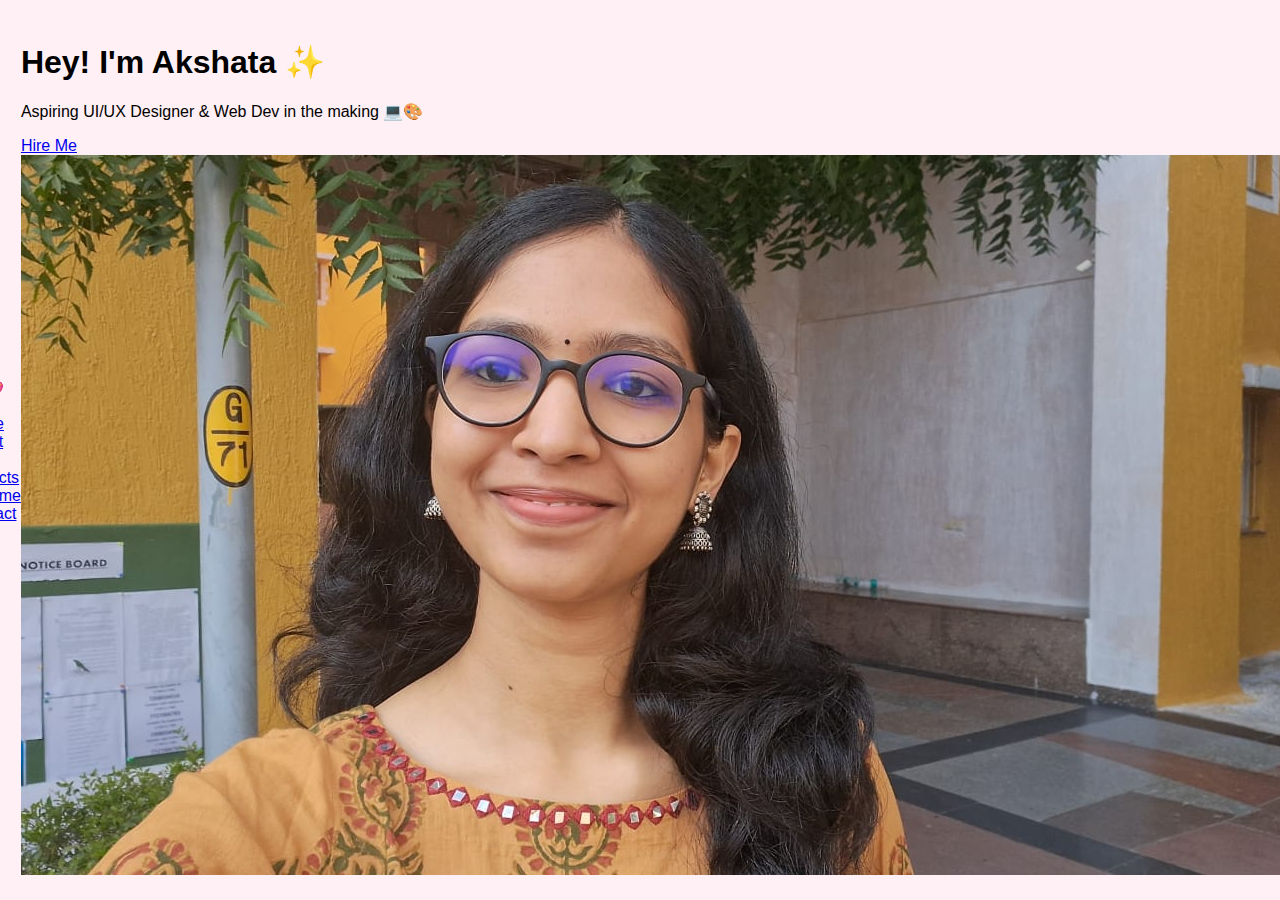
<file: index.html>
<!DOCTYPE html>
<html lang="en">
<head>
  <meta charset="UTF-8" />
  <meta name="viewport" content="width=device-width, initial-scale=1.0"/>
  <title>Akshata | Home</title>
  <link rel="stylesheet" href="style.css" />
  <link href="https://fonts.googleapis.com/css2?family=Poppins:wght@300;500;700&display=swap" rel="stylesheet">
</head>
<body>
  <nav>
    <div class="logo">Akshata's Portfolio 💖</div>
    <ul>
      <li><a href="index.html">Home</a></li>
      <li><a href="about.html">About</a></li>
      <li><a href="skills.html">Skills</a></li>
      <li><a href="projects.html">Projects</a></li>
      <li><a href="resume.html">Resume</a></li>
      <li><a href="contact.html">Contact</a></li>
    </ul>
  </nav>

  <section class="hero">
    <div class="hero-text">
      <h1>Hey! I'm Akshata ✨</h1>
      <p>Aspiring UI/UX Designer & Web Dev in the making 💻🎨</p>
      <a href="contact.html" class="button">Hire Me</a>
    </div>
    <div class="hero-img">
      <img src="WhatsApp Image 2025-07-06 at 15.29.10.jpeg" alt="Your photo">
    </div>
  </section>

  <footer>
    <p>© 2025 Akshata Nayak | Made with 💖 by yours truly</p>
  </footer>
</body>
</html>
</file>
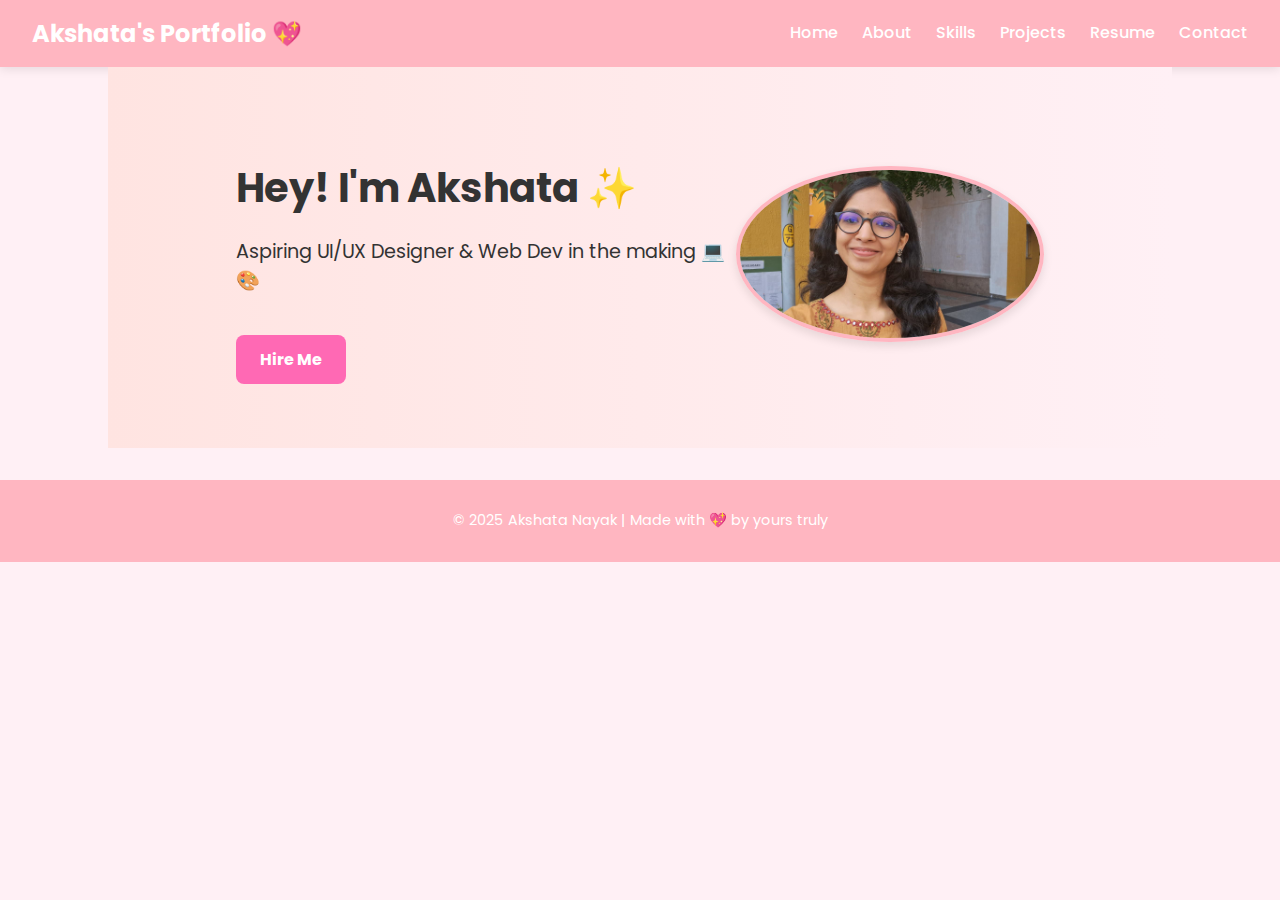
<file: Task1/index.html>
<!DOCTYPE html>
<html lang="en">
<head>
  <meta charset="UTF-8" />
  <meta name="viewport" content="width=device-width, initial-scale=1.0"/>
  <title>Akshata | Home</title>
  <link rel="stylesheet" href="style.css" />
  <link href="https://fonts.googleapis.com/css2?family=Poppins:wght@300;500;700&display=swap" rel="stylesheet">
</head>
<body>
  <nav>
    <div class="logo">Akshata's Portfolio 💖</div>
    <ul>
      <li><a href="index.html">Home</a></li>
      <li><a href="about.html">About</a></li>
      <li><a href="skills.html">Skills</a></li>
      <li><a href="projects.html">Projects</a></li>
      <li><a href="resume.html">Resume</a></li>
      <li><a href="contact.html">Contact</a></li>
    </ul>
  </nav>

  <section class="hero">
    <div class="hero-text">
      <h1>Hey! I'm Akshata ✨</h1>
      <p>Aspiring UI/UX Designer & Web Dev in the making 💻🎨</p>
      <a href="contact.html" class="button">Hire Me</a>
    </div>
    <div class="hero-img">
      <img src="WhatsApp Image 2025-07-06 at 15.29.10.jpeg" alt="My photo">
    </div>
  </section>

  <footer>
    <p>© 2025 Akshata Nayak | Made with 💖 by yours truly</p>
  </footer>
</body>
</html>
</file>
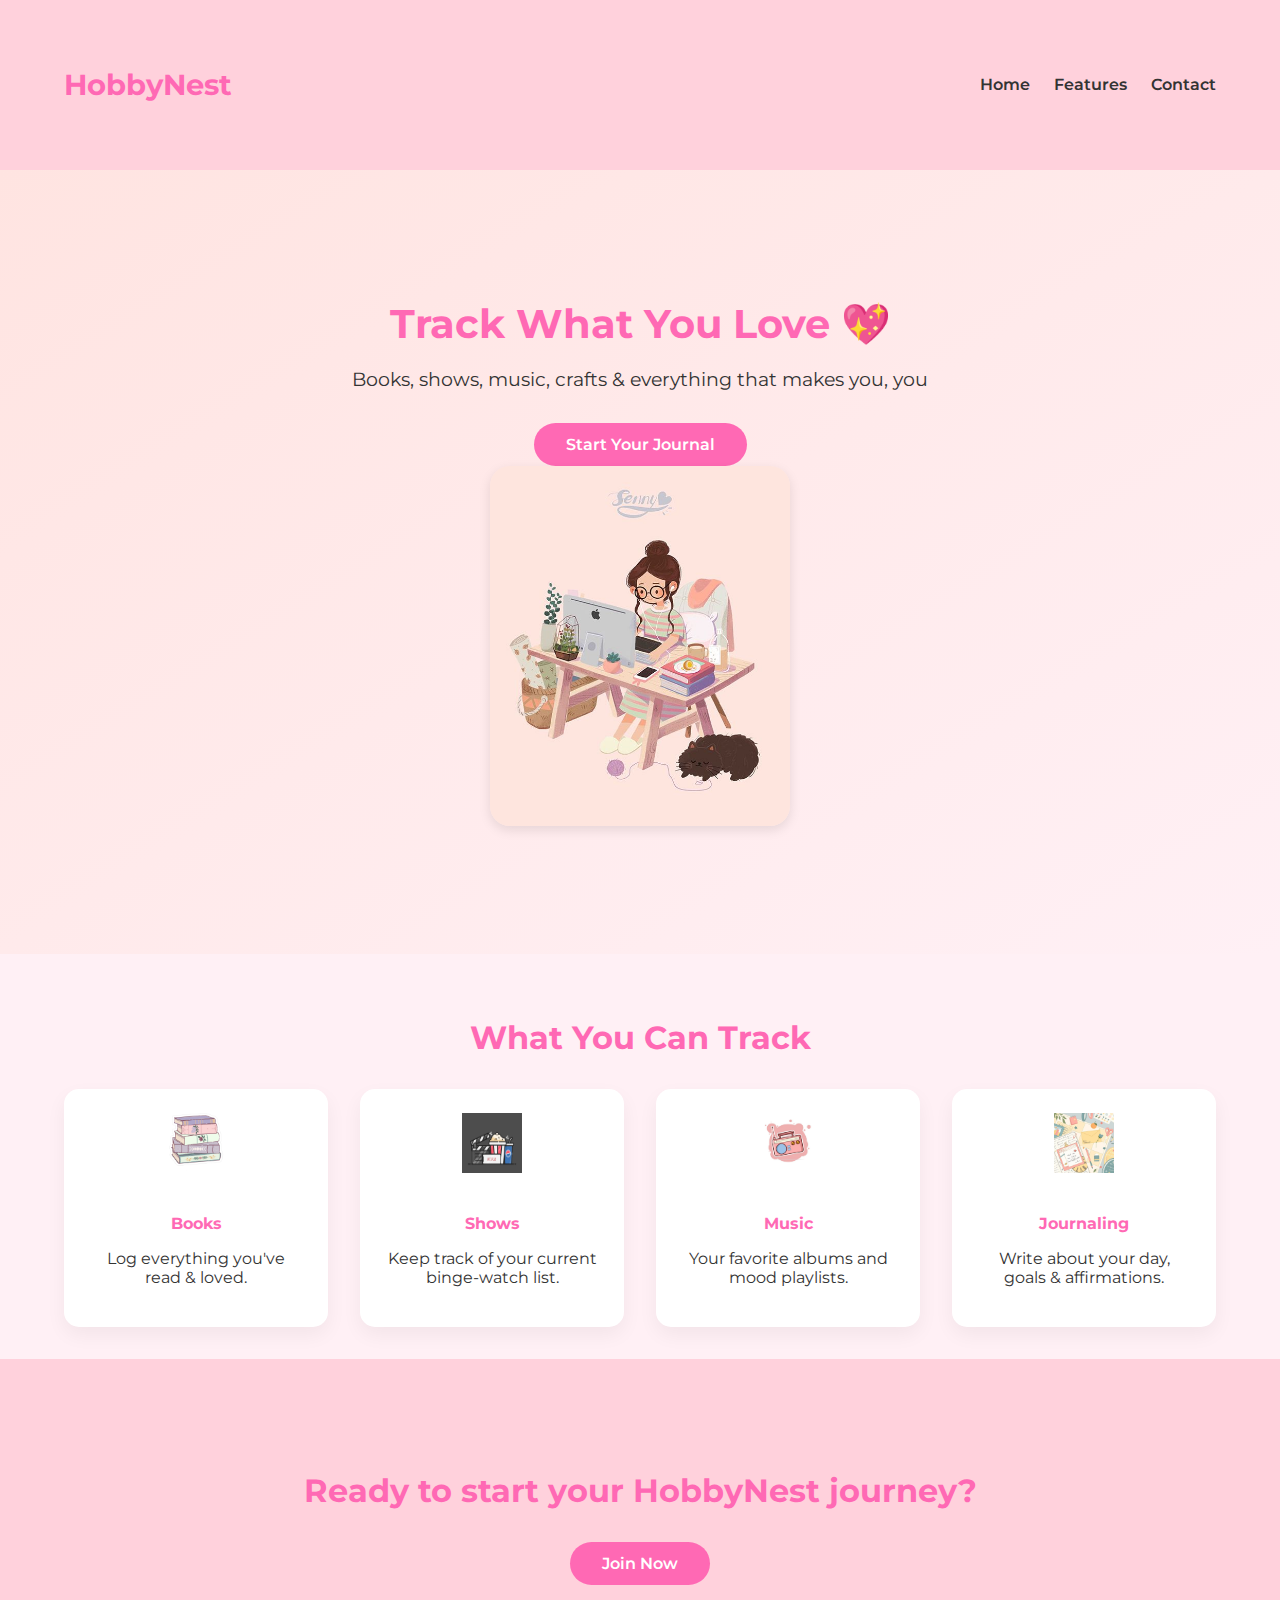
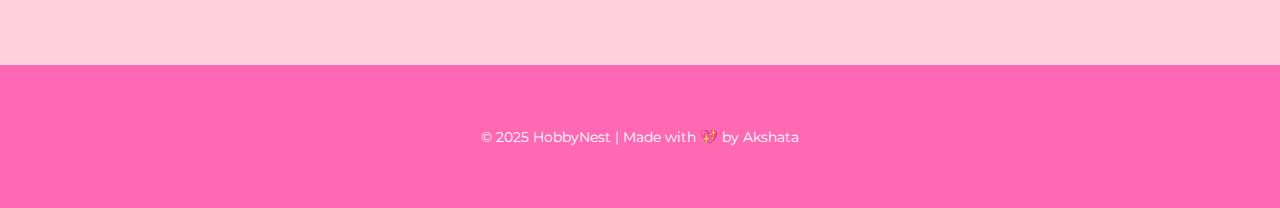
<file: Task2/index.html>
<!DOCTYPE html>
<html lang="en">
<head>
  <meta charset="UTF-8" />
  <meta name="viewport" content="width=device-width, initial-scale=1.0" />
  <title>HobbyNest | Track What You Love</title>
  <link rel="stylesheet" href="style.css" />
  <link href="https://fonts.googleapis.com/css2?family=Montserrat:wght@400;600&display=swap" rel="stylesheet" />
</head>
<body>
  <header>
    <div class="container nav">
      <h1>HobbyNest</h1>
      <nav>
        <ul>
          <li><a href="#home">Home</a></li>
          <li><a href="#features">Features</a></li>
          <li><a href="#contact">Contact</a></li>
        </ul>
      </nav>
    </div>
  </header>

  <section class="hero" id="home">
    <div class="container">
      <h2>Track What You Love 💖</h2>
      <p>Books, shows, music, crafts & everything that makes you, you</p>
      <a href="#contact" class="btn">Start Your Journal</a>
      <img src="home.jpeg" alt="Girl doing hobbies" class="hero-img" />

    </div>
  </section>

  <section class="features" id="features">
    <div class="container">
      <h3>What You Can Track</h3>
      <div class="feature-grid">
        <div class="card">
          <img src="books.jpeg" alt="Books" />
          <h4>Books</h4>
          <p>Log everything you've read & loved.</p>
        </div>
        <div class="card">
          <img src="movies.jpeg" alt="Shows" />
          <h4>Shows</h4>
          <p>Keep track of your current binge-watch list.</p>
        </div>
        <div class="card">
          <img src="music.jpeg" alt="Music" />
          <h4>Music</h4>
          <p>Your favorite albums and mood playlists.</p>
        </div>
        <div class="card">
          <img src="journal.jpeg" alt="Journal" />
          <h4>Journaling</h4>
          <p>Write about your day, goals & affirmations.</p>
        </div>
      </div>
    </div>
  </section>

  <section class="cta" id="contact">
    <div class="container">
      <h3>Ready to start your HobbyNest journey?</h3>
      <a href="#" class="btn">Join Now</a>
    </div>
  </section>

  <footer>
    <div class="container">
      <p>© 2025 HobbyNest | Made with 💖 by Akshata</p>
    </div>
  </footer>
</body>
</html>
</file>
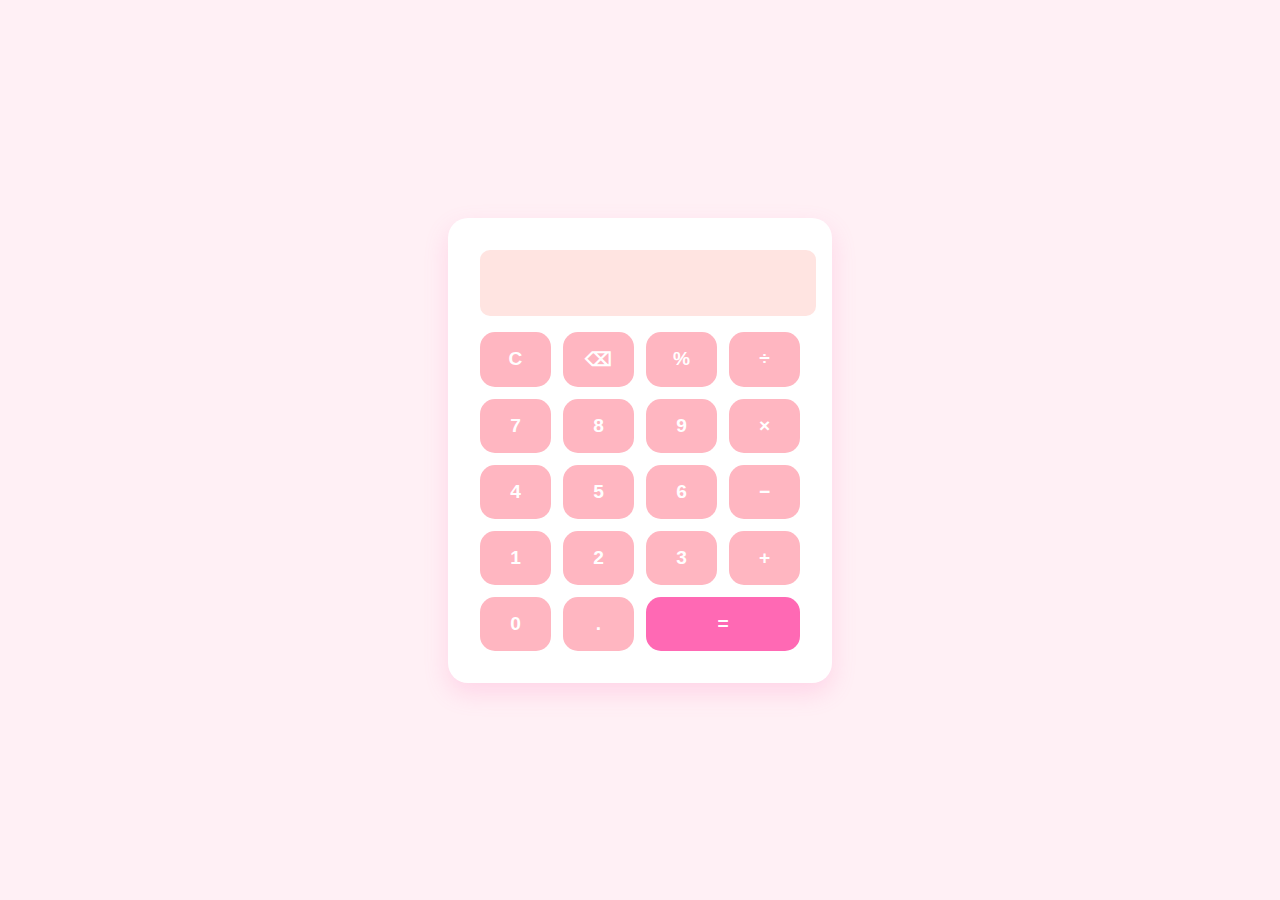
<file: Task3/index.html>
<!DOCTYPE html>
<html lang="en">
<head>
  <meta charset="UTF-8" />
  <meta name="viewport" content="width=device-width, initial-scale=1.0" />
  <title>Girly Calculator 💖</title>
  <link rel="stylesheet" href="style.css" />
</head>
<body>
  <div class="calculator">
    <input type="text" id="display" disabled />
    <div class="buttons">
      <button class="btn" onclick="clearDisplay()">C</button>
      <button class="btn" onclick="deleteLast()">⌫</button>
      <button class="btn" onclick="appendValue('%')">%</button>
      <button class="btn" onclick="appendValue('/')">÷</button>

      <button class="btn" onclick="appendValue('7')">7</button>
      <button class="btn" onclick="appendValue('8')">8</button>
      <button class="btn" onclick="appendValue('9')">9</button>
      <button class="btn" onclick="appendValue('*')">×</button>

      <button class="btn" onclick="appendValue('4')">4</button>
      <button class="btn" onclick="appendValue('5')">5</button>
      <button class="btn" onclick="appendValue('6')">6</button>
      <button class="btn" onclick="appendValue('-')">−</button>

      <button class="btn" onclick="appendValue('1')">1</button>
      <button class="btn" onclick="appendValue('2')">2</button>
      <button class="btn" onclick="appendValue('3')">3</button>
      <button class="btn" onclick="appendValue('+')">+</button>

      <button class="btn" onclick="appendValue('0')">0</button>
      <button class="btn" onclick="appendValue('.')">.</button>
      <button class="btn equal" onclick="calculate()">=</button>
    </div>
  </div>
  <script src="script.js"></script>
</body>
</html>
</file>
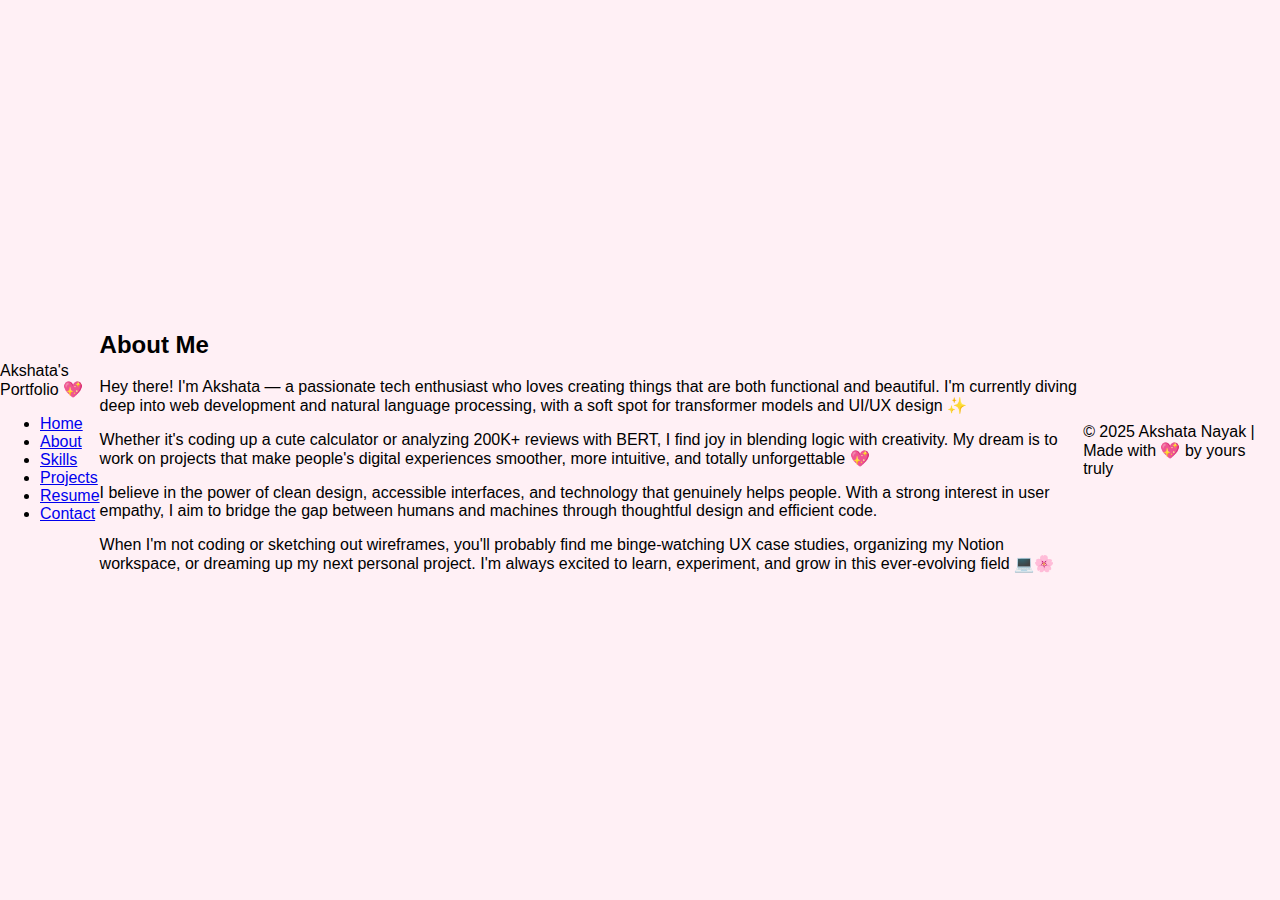
<file: about.html>
<!DOCTYPE html>
<html lang="en">
<head>
  <meta charset="UTF-8" />
  <meta name="viewport" content="width=device-width, initial-scale=1.0"/>
  <title>Akshata | About</title>
  <link rel="stylesheet" href="style.css" />
  <link href="https://fonts.googleapis.com/css2?family=Poppins:wght@300;500;700&display=swap" rel="stylesheet">
</head>
<body>
  <nav>
    <div class="logo">Akshata's Portfolio 💖</div>
    <ul>
      <li><a href="index.html">Home</a></li>
      <li><a href="about.html">About</a></li>
      <li><a href="skills.html">Skills</a></li>
      <li><a href="projects.html">Projects</a></li>
      <li><a href="resume.html">Resume</a></li>
      <li><a href="contact.html">Contact</a></li>
    </ul>
  </nav>

  <section class="about" id="about">
    <h2>About Me</h2>
    <p>Hey there! I'm Akshata — a passionate tech enthusiast who loves creating things that are both functional and beautiful. I'm currently diving deep into web development and natural language processing, with a soft spot for transformer models and UI/UX design ✨</p>

    <p>Whether it's coding up a cute calculator or analyzing 200K+ reviews with BERT, I find joy in blending logic with creativity. My dream is to work on projects that make people's digital experiences smoother, more intuitive, and totally unforgettable 💖</p>

    <p>I believe in the power of clean design, accessible interfaces, and technology that genuinely helps people. With a strong interest in user empathy, I aim to bridge the gap between humans and machines through thoughtful design and efficient code.</p>

    <p>When I'm not coding or sketching out wireframes, you'll probably find me binge-watching UX case studies, organizing my Notion workspace, or dreaming up my next personal project. I'm always excited to learn, experiment, and grow in this ever-evolving field 💻🌸</p>
  </section>

  <footer>
    <p>© 2025 Akshata Nayak | Made with 💖 by yours truly</p>
  </footer>
</body>
</html>
</file>
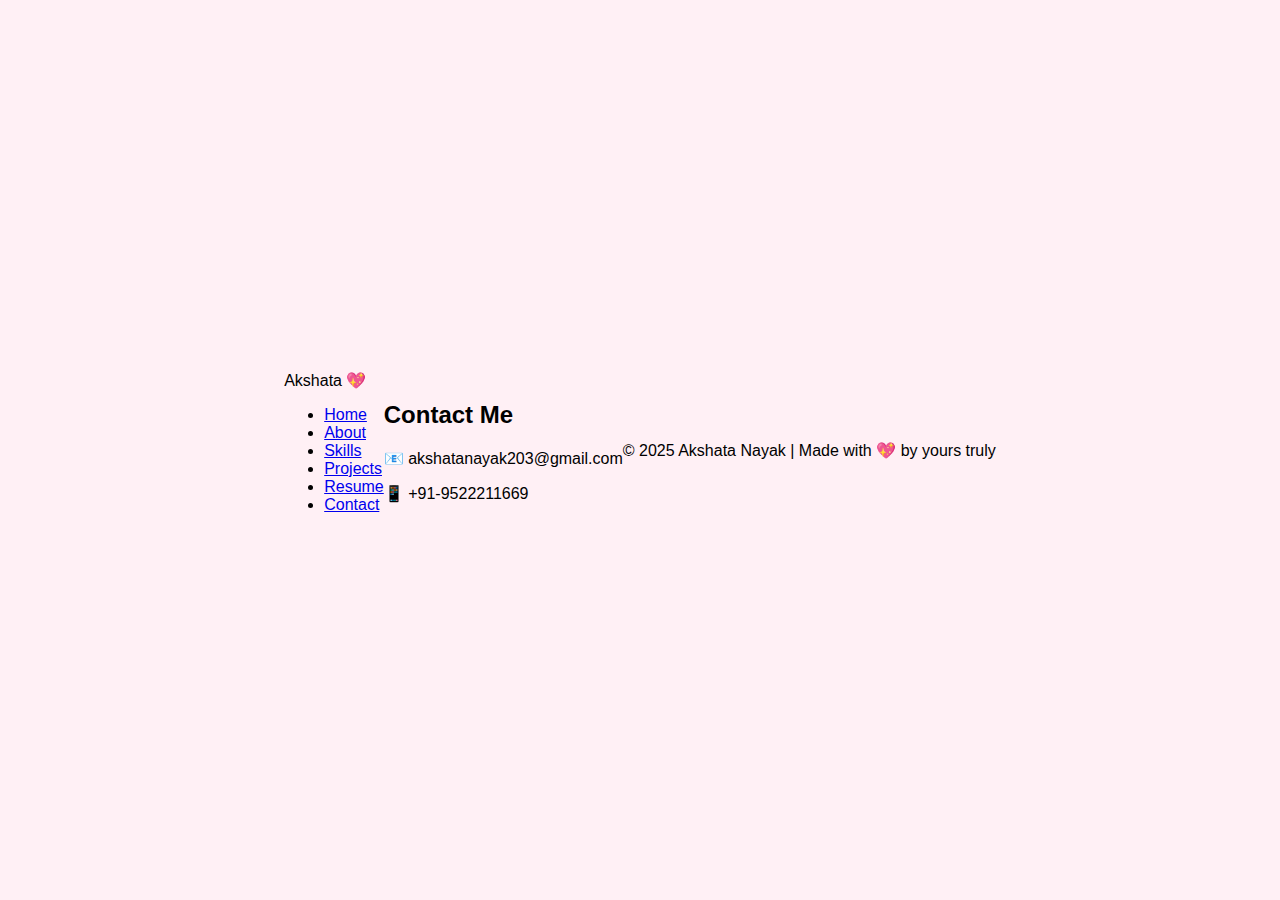
<file: contact.html>
<html lang="en">
<head>
  <meta charset="UTF-8" />
  <meta name="viewport" content="width=device-width, initial-scale=1.0"/>
  <title>Akshata | Contact</title>
  <link rel="stylesheet" href="style.css" />
  <link href="https://fonts.googleapis.com/css2?family=Poppins:wght@300;500;700&display=swap" rel="stylesheet">
</head>
<body>
  <nav>
    <div class="logo">Akshata 💖</div>
    <ul>
      <li><a href="index.html">Home</a></li>
      <li><a href="about.html">About</a></li>
      <li><a href="skills.html">Skills</a></li>
      <li><a href="projects.html">Projects</a></li>
      <li><a href="resume.html">Resume</a></li>
      <li><a href="contact.html">Contact</a></li>
    </ul>
  </nav>

  <section class="contact" id="contact">
    <h2>Contact Me</h2>
    <p>📧 akshatanayak203@gmail.com</p>
    <p>📱 +91-9522211669</p>
  </section>

  <footer>
    <p>© 2025 Akshata Nayak | Made with 💖 by yours truly</p>
  </footer>
</body>
</html>
</file>
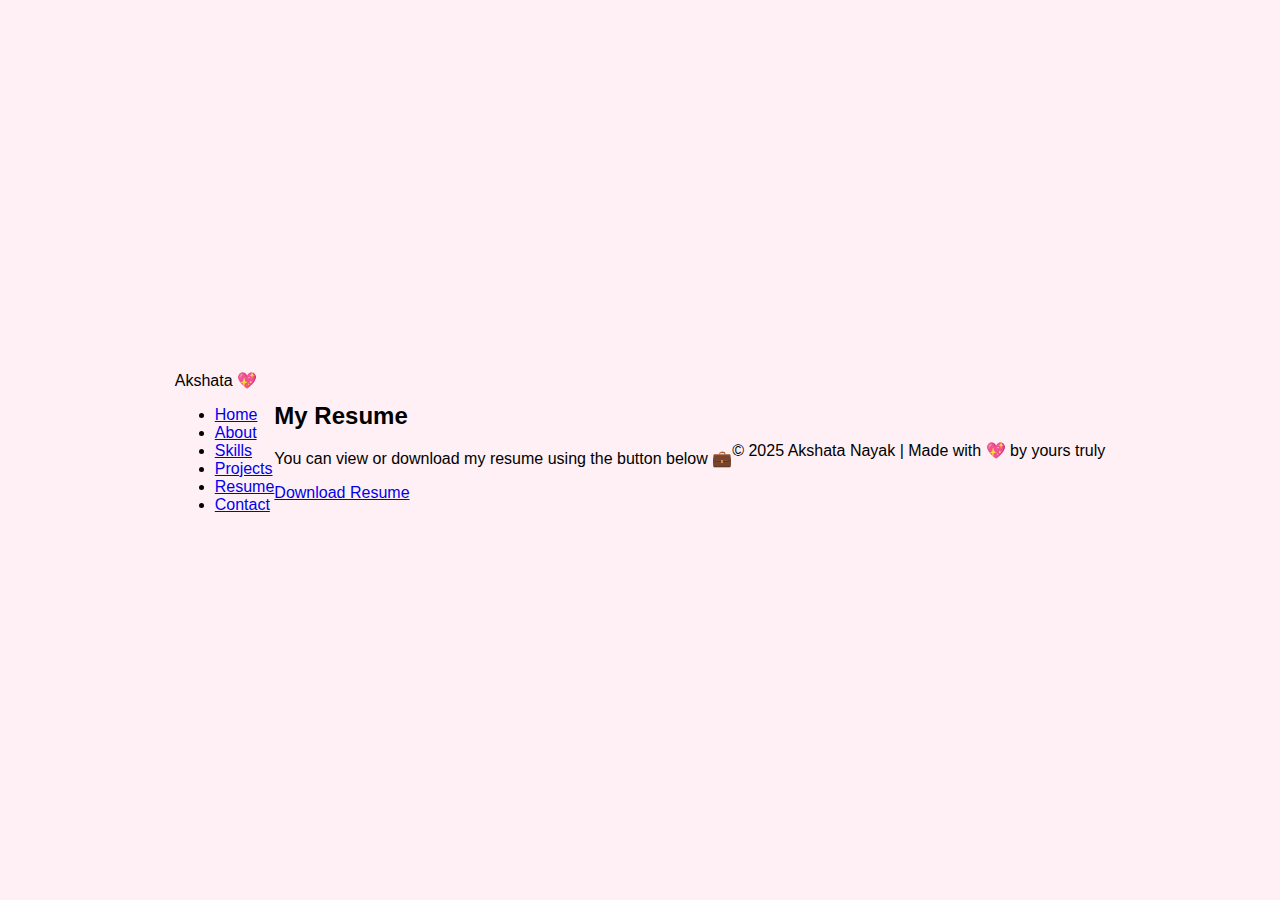
<file: resume.html>
<!DOCTYPE html>
<html lang="en">
<head>
  <meta charset="UTF-8" />
  <meta name="viewport" content="width=device-width, initial-scale=1.0" />
  <title>Akshata | Resume</title>
  <link rel="stylesheet" href="style.css" />
  <link href="https://fonts.googleapis.com/css2?family=Poppins:wght@300;500;700&display=swap" rel="stylesheet">
</head>
<body>
  <nav>
    <div class="logo">Akshata 💖</div>
    <ul>
      <li><a href="index.html">Home</a></li>
      <li><a href="about.html">About</a></li>
      <li><a href="skills.html">Skills</a></li>
      <li><a href="projects.html">Projects</a></li>
      <li><a href="resume.html">Resume</a></li>
      <li><a href="contact.html">Contact</a></li>
    </ul>
  </nav>

  <section class="resume" id="resume">
    <h2>My Resume</h2>
    <p>You can view or download my resume using the button below 💼</p>

    <a href="/Users/akshatanayak/Documents/codsoft_portfolio/Resume_coding.pdf" class="button" download>Download Resume</a>

    <p><small></small></p>

    <!-- Optional Preview (comment out if not needed) -->
    <!--
    <iframe src="resume.pdf" width="100%" height="600px"></iframe>
    -->
  </section>

  <footer>
    <p>© 2025 Akshata Nayak | Made with 💖 by yours truly</p>
  </footer>
</body>
</html>
</file>
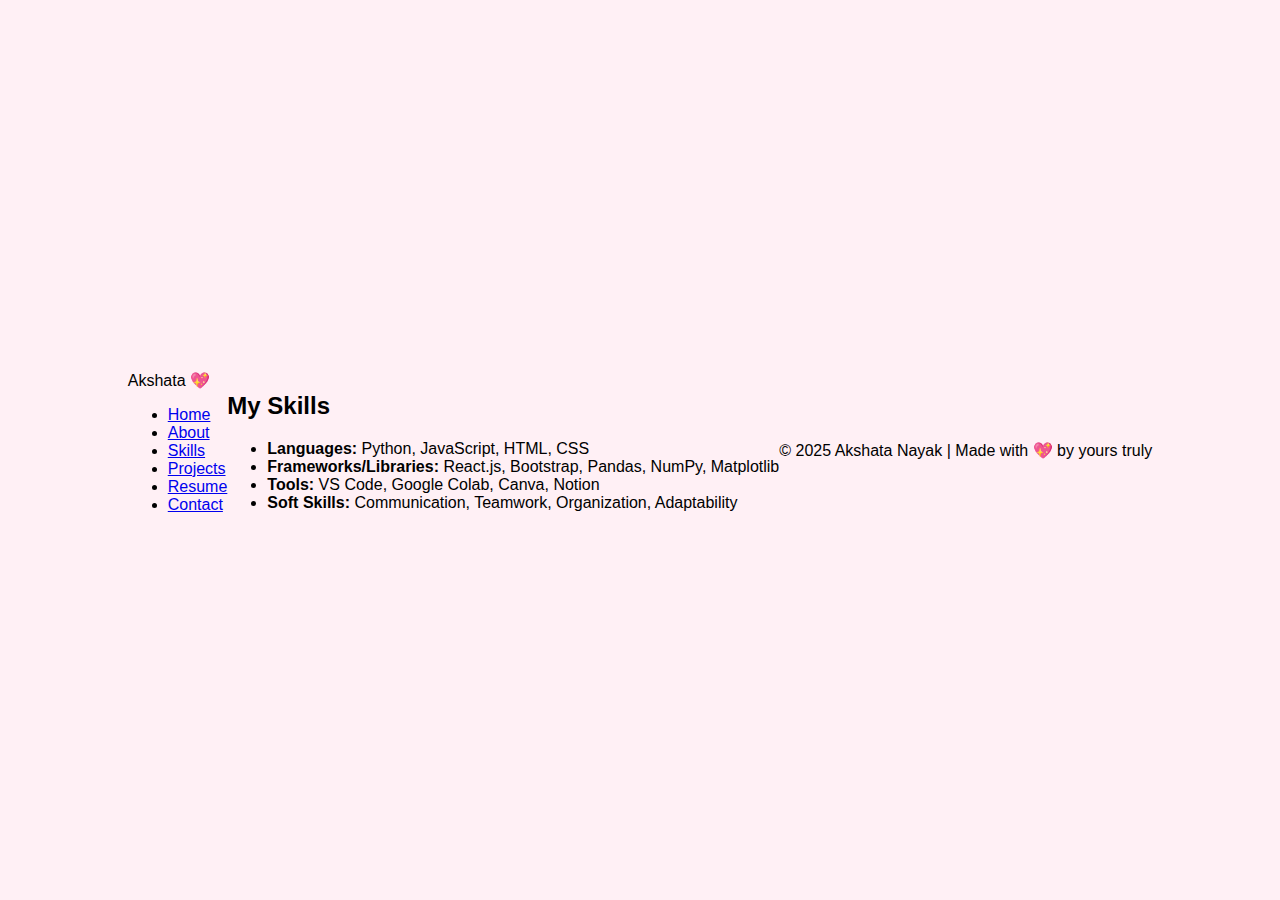
<file: skills.html>
<!DOCTYPE html>
<html lang="en">
<head>
  <meta charset="UTF-8" />
  <meta name="viewport" content="width=device-width, initial-scale=1.0"/>
  <title>Akshata | Skills</title>
  <link rel="stylesheet" href="style.css" />
  <link href="https://fonts.googleapis.com/css2?family=Poppins:wght@300;500;700&display=swap" rel="stylesheet">
</head>
<body>
  <nav>
    <div class="logo">Akshata 💖</div>
    <ul>
      <li><a href="index.html">Home</a></li>
      <li><a href="about.html">About</a></li>
      <li><a href="skills.html">Skills</a></li>
      <li><a href="projects.html">Projects</a></li>
      <li><a href="resume.html">Resume</a></li>
      <li><a href="contact.html">Contact</a></li>
    </ul>
  </nav>

  <section class="skills" id="skills">
    <h2>My Skills</h2>
    <ul>
      <li><strong>Languages:</strong> Python, JavaScript, HTML, CSS</li>
      <li><strong>Frameworks/Libraries:</strong> React.js, Bootstrap, Pandas, NumPy, Matplotlib</li>
      <li><strong>Tools:</strong> VS Code, Google Colab, Canva, Notion</li>
      <li><strong>Soft Skills:</strong> Communication, Teamwork, Organization, Adaptability</li>
    </ul>
  </section>

  <footer>
    <p>© 2025 Akshata Nayak | Made with 💖 by yours truly</p>
  </footer>
</body>
</html>
</file>
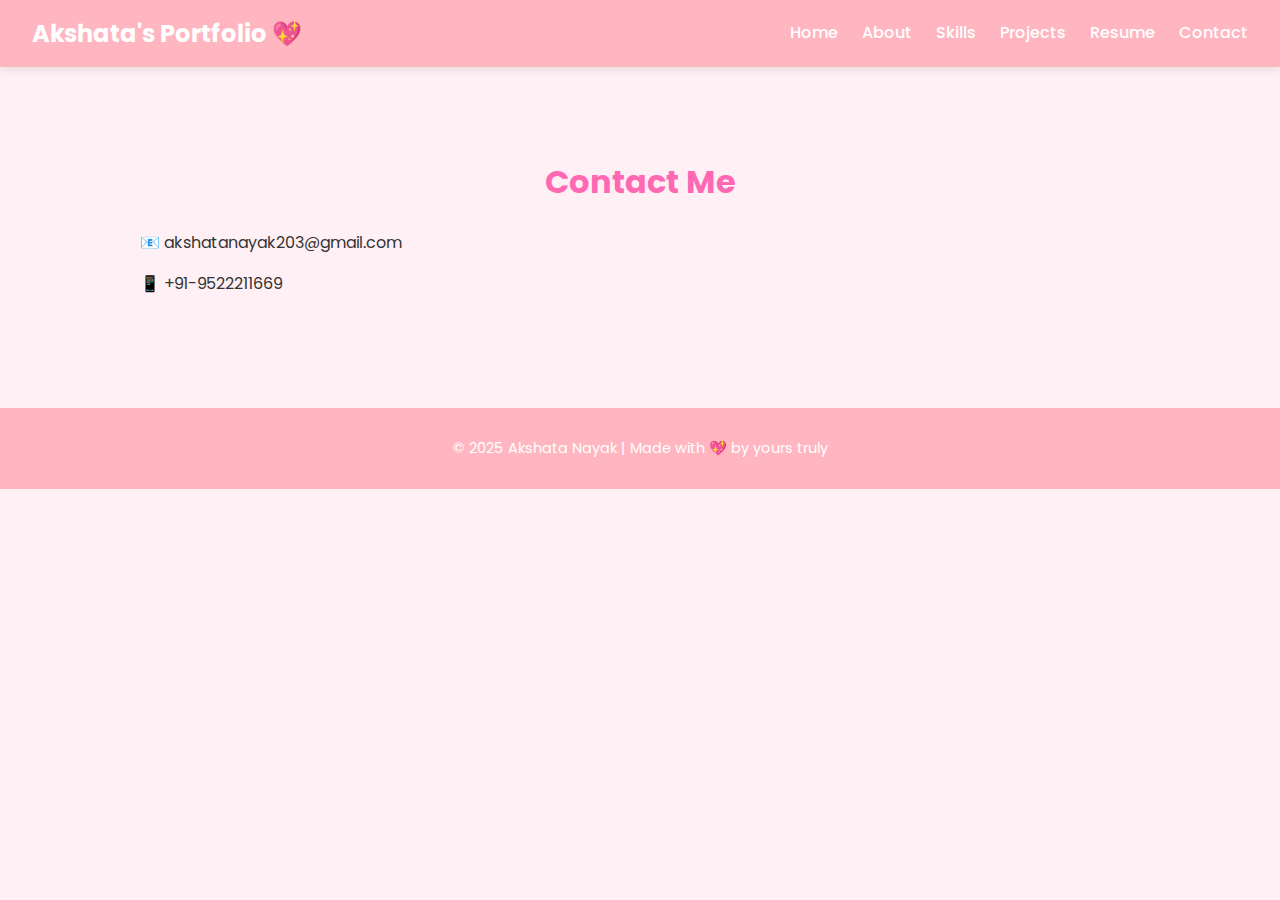
<file: Task1/contact.html>
<html lang="en">
<head>
  <meta charset="UTF-8" />
  <meta name="viewport" content="width=device-width, initial-scale=1.0"/>
  <title>Akshata | Contact</title>
  <link rel="stylesheet" href="style.css" />
  <link href="https://fonts.googleapis.com/css2?family=Poppins:wght@300;500;700&display=swap" rel="stylesheet">
</head>
<body>
  <nav>
    <div class="logo">Akshata's Portfolio 💖</div>
    <ul>
      <li><a href="index.html">Home</a></li>
      <li><a href="about.html">About</a></li>
      <li><a href="skills.html">Skills</a></li>
      <li><a href="projects.html">Projects</a></li>
      <li><a href="resume.html">Resume</a></li>
      <li><a href="contact.html">Contact</a></li>
    </ul>
  </nav>

  <section class="contact" id="contact">
    <h2>Contact Me</h2>
    <p>📧 akshatanayak203@gmail.com</p>
    <p>📱 +91-9522211669</p>
  </section>

  <footer>
    <p>© 2025 Akshata Nayak | Made with 💖 by yours truly</p>
  </footer>
</body>
</html>
</file>
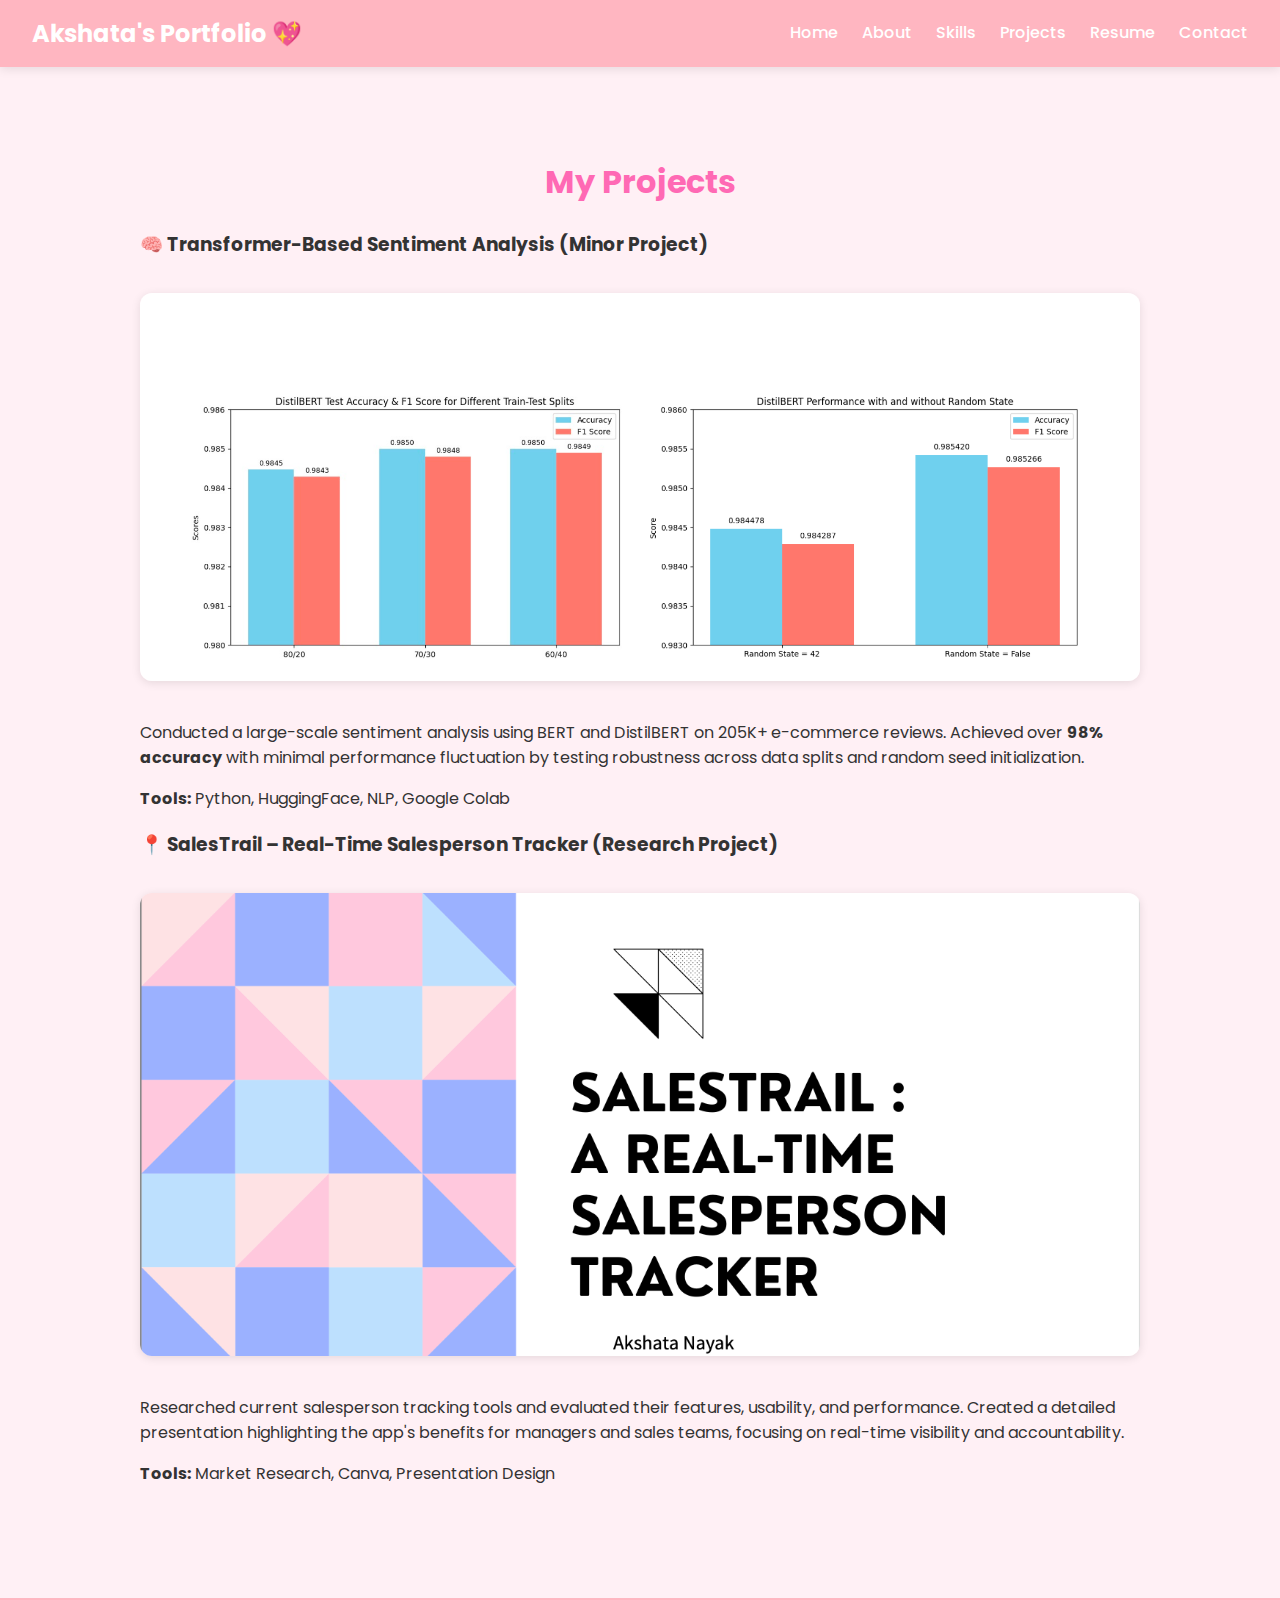
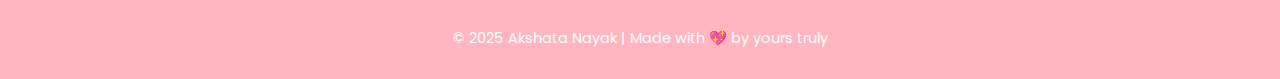
<file: Task1/projects.html>
<!DOCTYPE html>
<html lang="en">
<head>
  <meta charset="UTF-8" />
  <meta name="viewport" content="width=device-width, initial-scale=1.0"/>
  <title>Akshata | Projects</title>
  <link rel="stylesheet" href="style.css" />
  <link href="https://fonts.googleapis.com/css2?family=Poppins:wght@300;500;700&display=swap" rel="stylesheet">
</head>
<body>
  <nav>
    <div class="logo">Akshata's Portfolio 💖</div>
    <ul>
      <li><a href="index.html">Home</a></li>
      <li><a href="about.html">About</a></li>
      <li><a href="skills.html">Skills</a></li>
      <li><a href="projects.html">Projects</a></li>
      <li><a href="resume.html">Resume</a></li>
      <li><a href="contact.html">Contact</a></li>
    </ul>
  </nav>

  <section class="projects" id="projects">
    <h2>My Projects</h2>

    <div class="project">
      <h3>🧠 Transformer-Based Sentiment Analysis (Minor Project)</h3>
      <img src="Screenshot 2025-07-06 at 4.07.11 PM.png" alt="Transformer Project Preview" class="project-img"/>
      <p>Conducted a large-scale sentiment analysis using BERT and DistilBERT on 205K+ e-commerce reviews. Achieved over <strong>98% accuracy</strong> with minimal performance fluctuation by testing robustness across data splits and random seed initialization.</p>
      <p><strong>Tools:</strong> Python, HuggingFace, NLP, Google Colab</p>
    </div>

    <div class="project">
      <h3>📍 SalesTrail – Real-Time Salesperson Tracker (Research Project)</h3>
      <img src="Screenshot 2025-07-06 at 4.05.51 PM.png" alt="SalesTrail App Mockup" class="project-img"/>
      <p>Researched current salesperson tracking tools and evaluated their features, usability, and performance. Created a detailed presentation highlighting the app's benefits for managers and sales teams, focusing on real-time visibility and accountability.</p>
      <p><strong>Tools:</strong> Market Research, Canva, Presentation Design</p>
    </div>

  </section>

  <footer>
    <p>© 2025 Akshata Nayak | Made with 💖 by yours truly</p>
  </footer>
</body>
</html>
</file>
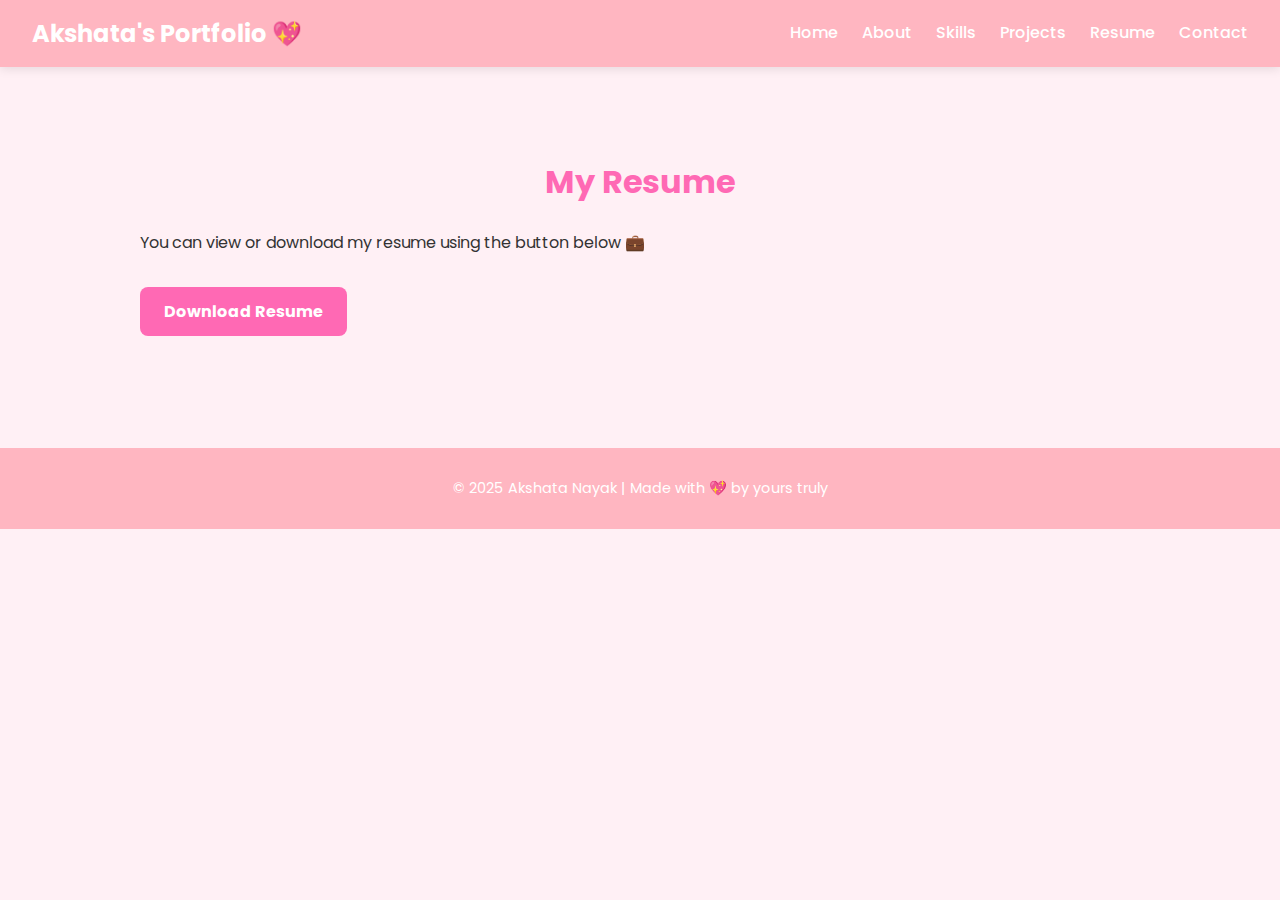
<file: Task1/resume.html>
<!DOCTYPE html>
<html lang="en">
<head>
  <meta charset="UTF-8" />
  <meta name="viewport" content="width=device-width, initial-scale=1.0" />
  <title>Akshata | Resume</title>
  <link rel="stylesheet" href="style.css" />
  <link href="https://fonts.googleapis.com/css2?family=Poppins:wght@300;500;700&display=swap" rel="stylesheet">
</head>
<body>
  <nav>
    <div class="logo">Akshata's Portfolio 💖</div>
    <ul>
      <li><a href="index.html">Home</a></li>
      <li><a href="about.html">About</a></li>
      <li><a href="skills.html">Skills</a></li>
      <li><a href="projects.html">Projects</a></li>
      <li><a href="resume.html">Resume</a></li>
      <li><a href="contact.html">Contact</a></li>
    </ul>
  </nav>

  <section class="resume" id="resume">
    <h2>My Resume</h2>
    <p>You can view or download my resume using the button below 💼</p>

    <a href="Resume_coding.pdf" class="button" download>Download Resume</a>

    <p><small></small></p>

    <!-- Optional Preview (comment out if not needed) -->
    <!--
    <iframe src="resume.pdf" width="100%" height="600px"></iframe>
    -->
  </section>

  <footer>
    <p>© 2025 Akshata Nayak | Made with 💖 by yours truly</p>
  </footer>
</body>
</html>
</file>
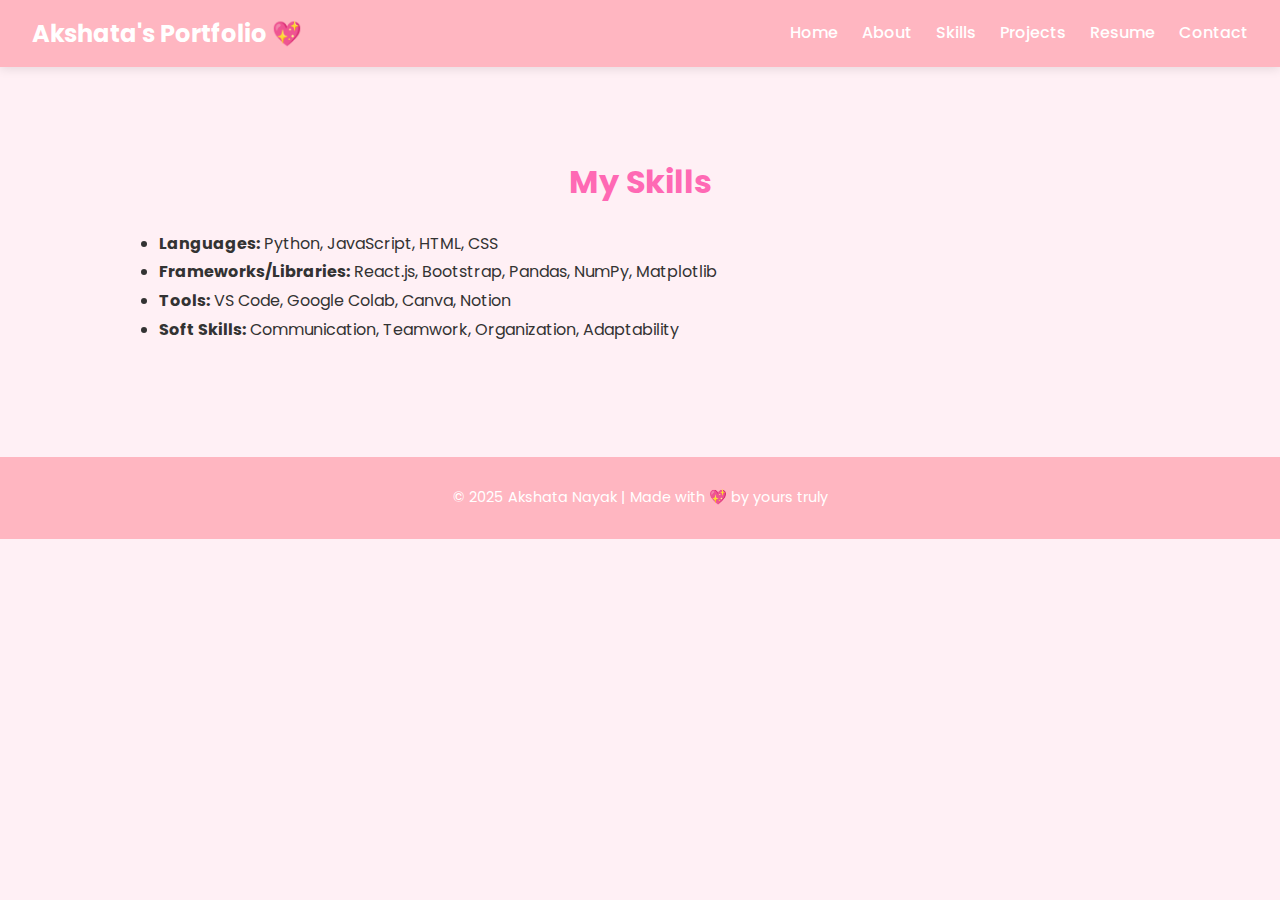
<file: Task1/skills.html>
<!DOCTYPE html>
<html lang="en">
<head>
  <meta charset="UTF-8" />
  <meta name="viewport" content="width=device-width, initial-scale=1.0"/>
  <title>Akshata | Skills</title>
  <link rel="stylesheet" href="style.css" />
  <link href="https://fonts.googleapis.com/css2?family=Poppins:wght@300;500;700&display=swap" rel="stylesheet">
</head>
<body>
  <nav>
    <div class="logo">Akshata's Portfolio 💖</div>
    <ul>
      <li><a href="index.html">Home</a></li>
      <li><a href="about.html">About</a></li>
      <li><a href="skills.html">Skills</a></li>
      <li><a href="projects.html">Projects</a></li>
      <li><a href="resume.html">Resume</a></li>
      <li><a href="contact.html">Contact</a></li>
    </ul>
  </nav>

  <section class="skills" id="skills">
    <h2>My Skills</h2>
    <ul>
      <li><strong>Languages:</strong> Python, JavaScript, HTML, CSS</li>
      <li><strong>Frameworks/Libraries:</strong> React.js, Bootstrap, Pandas, NumPy, Matplotlib</li>
      <li><strong>Tools:</strong> VS Code, Google Colab, Canva, Notion</li>
      <li><strong>Soft Skills:</strong> Communication, Teamwork, Organization, Adaptability</li>
    </ul>
  </section>

  <footer>
    <p>© 2025 Akshata Nayak | Made with 💖 by yours truly</p>
  </footer>
</body>
</html>
</file>
<file: style.css>
body {
    margin: 0;
    padding: 0;
    font-family: 'Segoe UI', sans-serif;
    background: #fff0f5;
    display: flex;
    justify-content: center;
    align-items: center;
    height: 100vh;
  }
  
  .calculator {
    background: #ffffff;
    padding: 2rem;
    border-radius: 20px;
    box-shadow: 0 10px 25px rgba(255, 105, 180, 0.2);
    width: 320px;
  }
  
  #display {
    width: 100%;
    height: 50px;
    border: none;
    background: #ffe4e1;
    font-size: 1.8rem;
    text-align: right;
    padding: 0.5rem;
    border-radius: 10px;
    margin-bottom: 1rem;
    color: #333;
  }
  
  .buttons {
    display: grid;
    grid-template-columns: repeat(4, 1fr);
    gap: 0.75rem;
  }
  
  .btn {
    padding: 1rem;
    font-size: 1.2rem;
    border: none;
    border-radius: 15px;
    background-color: #ffb6c1;
    color: white;
    font-weight: bold;
    cursor: pointer;
    transition: 0.3s;
  }
  
  .btn:hover {
    background-color: #ff69b4;
  }
  
  .equal {
    grid-column: span 2;
    background-color: #ff69b4;
  }
  
  .equal:hover {
    background-color: #ff1493;
  }
</file>
<file: Task1/style.css>
body {
    margin: 0;
    font-family: 'Poppins', sans-serif;
    background-color: #fff0f5;
    color: #333;
  }
  
  nav {
    background-color: #ffb6c1;
    padding: 1rem 2rem;
    display: flex;
    justify-content: space-between;
    align-items: center;
    box-shadow: 0 2px 10px rgba(0, 0, 0, 0.1);
  }
  
  nav .logo {
    font-size: 1.5rem;
    font-weight: 700;
    color: #fff;
  }
  
  nav ul {
    list-style: none;
    display: flex;
    gap: 1.5rem;
    margin: 0;
    padding: 0;
  }
  
  nav ul li a {
    text-decoration: none;
    color: white;
    font-weight: 500;
    transition: color 0.3s;
  }
  
  nav ul li a:hover {
    color: #fffacd;
  }
  
  .hero {
    display: flex;
    flex-wrap: wrap;
    align-items: center;
    justify-content: center;
    padding: 4rem 2rem;
    background: linear-gradient(to right, #ffe4e1, #fff0f5);
  }
  
  .hero-text {
    flex: 1;
    max-width: 500px;
  }
  
  .hero-text h1 {
    font-size: 2.5rem;
    margin-bottom: 1rem;
  }
  
  .hero-text p {
    font-size: 1.2rem;
    margin-bottom: 1.5rem;
  }
  
  .hero-img img {
    max-width: 300px;
    border-radius: 50%;
    border: 4px solid #ffb6c1;
    box-shadow: 0 4px 10px rgba(0, 0, 0, 0.1);
  }
  
  section {
    padding: 4rem 2rem;
    max-width: 1000px;
    margin: 0 auto;
  }
  
  section h2 {
    font-size: 2rem;
    color: #ff69b4;
    margin-bottom: 1.5rem;
    text-align: center;
  }
  
  .project-img {
    max-width: 100%;
    border-radius: 12px;
    margin: 1rem 0;
    box-shadow: 0 2px 10px rgba(0,0,0,0.1);
  }
  
  ul {
    padding-left: 1.2rem;
    line-height: 1.8;
  }
  
  .button {
    display: inline-block;
    background-color: #ff69b4;
    color: white;
    padding: 0.75rem 1.5rem;
    text-decoration: none;
    font-weight: bold;
    border-radius: 8px;
    margin-top: 1rem;
    transition: background 0.3s;
  }
  
  .button:hover {
    background-color: #ff1493;
  }
  
  footer {
    background-color: #ffb6c1;
    color: white;
    text-align: center;
    padding: 1rem 0;
    margin-top: 2rem;
    font-size: 0.9rem;
  }
  
  @media screen and (max-width: 768px) {
    nav ul {
      flex-direction: column;
      gap: 1rem;
    }
  
    .hero {
      flex-direction: column;
    }
  
    .hero-img img {
      margin-top: 2rem;
    }
  }
</file>
<file: Task2/style.css>
body {
    margin: 0;
    font-family: 'Montserrat', sans-serif;
    background-color: #fff0f5;
    color: #333;
  }
  
  .container {
    width: 90%;
    max-width: 1200px;
    margin: auto;
    padding: 2rem 0;
  }
  
  header {
    background-color: #ffd1dc;
    padding: 1rem 0;
    box-shadow: 0 4px 10px rgba(0, 0, 0, 0.05);
  }
  
  .nav {
    display: flex;
    justify-content: space-between;
    align-items: center;
  }
  
  header h1 {
    font-size: 1.8rem;
    color: #ff69b4;
  }
  
  nav ul {
    list-style: none;
    display: flex;
    gap: 1.5rem;
    padding: 0;
    margin: 0;
  }
  
  nav a {
    text-decoration: none;
    color: #333;
    font-weight: 600;
  }
  
  .hero {
    background: linear-gradient(to bottom right, #ffe4e1, #fff0f5);
    text-align: center;
    padding: 4rem 1rem;
  }
  
  .hero h2 {
    font-size: 2.5rem;
    color: #ff69b4;
    margin-bottom: 1rem;
  }
  
  .hero p {
    font-size: 1.2rem;
    margin-bottom: 2rem;
  }
  
  .hero-img {
    max-width: 100%;
    width: 300px;
    border-radius: 20px;
    box-shadow: 0 4px 12px rgba(0, 0, 0, 0.1);
    margin-bottom: 2rem;
    display: block;
    margin-left: auto;
    margin-right: auto;
  }
  
  .btn {
    display: block;
    width: fit-content;
    margin: 0 auto;
    background-color: #ff69b4;
    color: #fff;
    padding: 0.75rem 2rem;
    border-radius: 30px;
    text-decoration: none;
    font-weight: 600;
    transition: 0.3s ease;
  }
  
  .btn:hover {
    background-color: #e754a1;
  }
  
  .features h3,
  .cta h3 {
    text-align: center;
    font-size: 2rem;
    color: #ff69b4;
    margin-bottom: 2rem;
  }
  
  .feature-grid {
    display: grid;
    grid-template-columns: repeat(auto-fit, minmax(220px, 1fr));
    gap: 2rem;
  }
  
  .card {
    background-color: #fff;
    border-radius: 15px;
    padding: 1.5rem;
    text-align: center;
    box-shadow: 0 8px 20px rgba(0, 0, 0, 0.05);
  }
  
  .card img {
    width: 60px;
    height: 60px;
    margin-bottom: 1rem;
  }
  
  .card h4 {
    color: #ff69b4;
    margin-bottom: 0.5rem;
  }
  
  .cta {
    text-align: center;
    padding: 3rem 1rem;
    background-color: #ffd1dc;
  }
  
  footer {
    background-color: #ff69b4;
    color: #fff;
    text-align: center;
    padding: 1rem;
    font-size: 0.9rem;
  }
</file>
<file: Task3/style.css>
body {
    margin: 0;
    padding: 0;
    font-family: 'Segoe UI', sans-serif;
    background: #fff0f5;
    display: flex;
    justify-content: center;
    align-items: center;
    height: 100vh;
  }
  
  .calculator {
    background: #ffffff;
    padding: 2rem;
    border-radius: 20px;
    box-shadow: 0 10px 25px rgba(255, 105, 180, 0.2);
    width: 320px;
  }
  
  #display {
    width: 100%;
    height: 50px;
    border: none;
    background: #ffe4e1;
    font-size: 1.8rem;
    text-align: right;
    padding: 0.5rem;
    border-radius: 10px;
    margin-bottom: 1rem;
    color: #333;
  }
  
  .buttons {
    display: grid;
    grid-template-columns: repeat(4, 1fr);
    gap: 0.75rem;
  }
  
  .btn {
    padding: 1rem;
    font-size: 1.2rem;
    border: none;
    border-radius: 15px;
    background-color: #ffb6c1;
    color: white;
    font-weight: bold;
    cursor: pointer;
    transition: 0.3s;
  }
  
  .btn:hover {
    background-color: #ff69b4;
  }
  
  .equal {
    grid-column: span 2;
    background-color: #ff69b4;
  }
  
  .equal:hover {
    background-color: #ff1493;
  }
</file>
